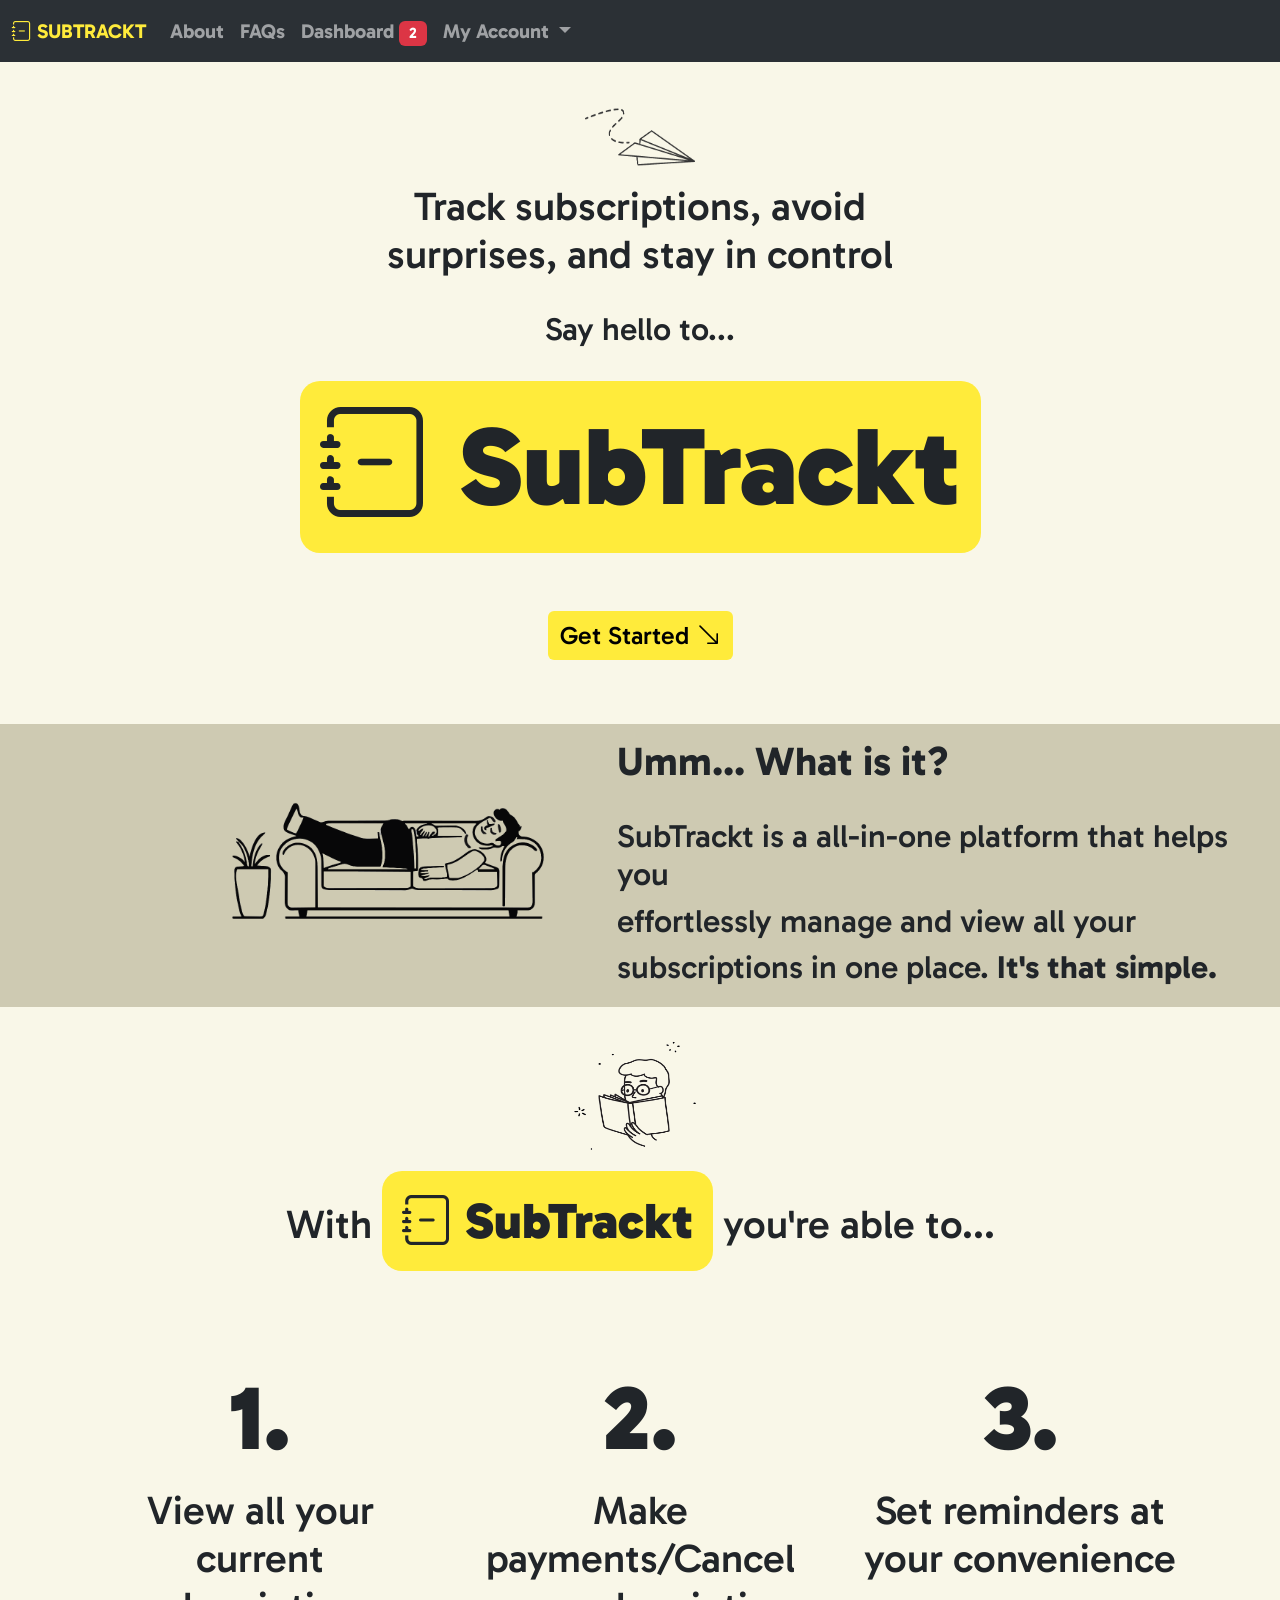
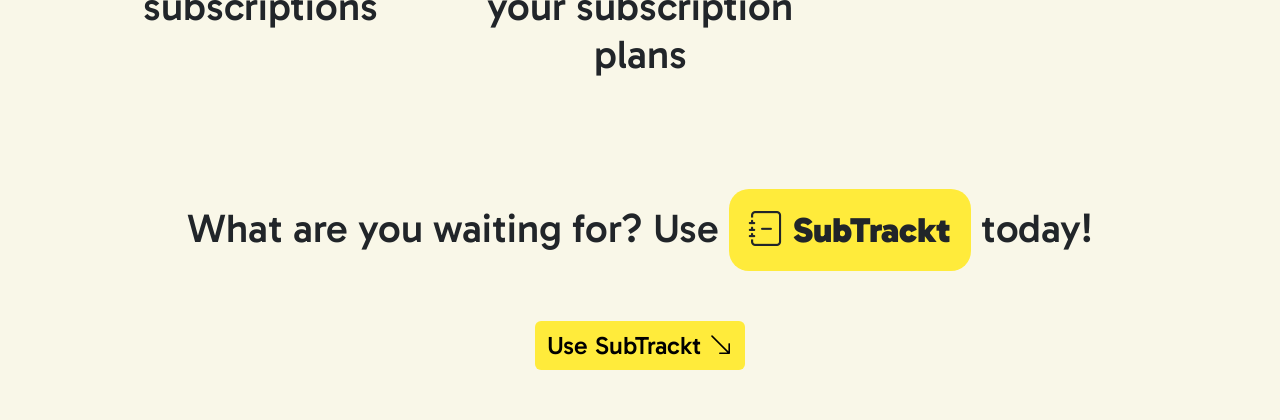
<file: index.html>
<!doctype html>
<html lang="en">
  <head>
    <meta charset="utf-8">
    <meta name="viewport" content="width=device-width, initial-scale=1">
    <title>SubTrackt</title>
    <link href="https://cdn.jsdelivr.net/npm/bootstrap@5.3.8/dist/css/bootstrap.min.css" rel="stylesheet" integrity="sha384-sRIl4kxILFvY47J16cr9ZwB07vP4J8+LH7qKQnuqkuIAvNWLzeN8tE5YBujZqJLB" crossorigin="anonymous">
    <link rel="stylesheet" href="style.css">
    <link rel="stylesheet" href="https://cdn.jsdelivr.net/npm/bootstrap-icons@1.13.1/font/bootstrap-icons.min.css">
    <style>
        @import url('https://fonts.googleapis.com/css2?family=Gabarito:wght@400..900&display=swap');
    </style>
    <!--Sign out alert when user signs out-->
    <script>
      const my_clicked_alert = () => {
        alert("You have been signed out!")
      }
    </script>
  </head>
  <body>
    <!--Navigation bar-->
    <nav class="navbar navbar-expand-lg bg-body-tertiary" data-bs-theme="dark">
  <div class="container-fluid">
    <a class="navbar-brand" href="index.html"><i class="bi bi-journal-minus"></i> SUBTRACKT</a>
    <button class="navbar-toggler" type="button" data-bs-toggle="collapse" data-bs-target="#navbarNavDropdown" aria-controls="navbarNavDropdown" aria-expanded="false" aria-label="Toggle navigation">
      <span class="navbar-toggler-icon"></span>
    </button>
    <div class="collapse navbar-collapse" id="navbarNavDropdown">
      <ul class="navbar-nav">
        <li class="nav-item">
          <a class="nav-link" aria-current="page" href="about.html">About</a>
        </li>
        <li class="nav-item">
          <a class="nav-link" aria-current="page" href="questions.html">FAQs</a>
        </li>
        <li class="nav-item">
          <a class="nav-link" href="dashboard.html">Dashboard <span class="badge text-bg-danger">2</span></a>
        </li>
        <li class="nav-item dropdown">
          <a class="nav-link dropdown-toggle" href="account.html" role="button" data-bs-toggle="dropdown" aria-expanded="false">
            My Account
          </a>
          <ul class="dropdown-menu">
            <li><a class="dropdown-item" href="account.html">My Information</a></li>
            <li><a class="dropdown-item" href="signout.html" onclick="my_clicked_alert()">Sign Out</a></li>
          </ul>
        </li>
      </ul>
    </div>
  </div>
</nav>
    <!--Airplane GIF at the top of homepage-->
    <img class="airplaneGIF" src="images/airplane.png">
    <!--Homepage text area-->
    <div class="topSection">
        <h1>Track subscriptions, avoid <br> surprises, and stay in control</h1>
        <br>
        <h2>Say hello to...</h2>
        <br>
        <!--Logo text-->
        <h1 class="logoText"><i class="bi bi-journal-minus"></i> SubTrackt </h1>
    </div>
    <!--Button that leads user to their dashboard-->
    <a href="dashboard.html">
      <button type="button" class="btn btn-warning">
        Get Started <i class="bi bi-arrow-down-right"></i>
      </button>
    </a>
    <!--Custom hero component-->
    <div class="hero">
      <img class="heroImg" src="images/couch.png">
        <div class="heroText">
          <h1><strong>Umm... What is it?</strong></h1>
          <br>
        <h2>SubTrackt is a all-in-one platform that helps you</h2>
        <h2>effortlessly manage and view all your</h2>
        <h2>subscriptions in one place. <strong>It's that simple.</strong></h2>
    </div>
  </div>
    <br>
    <!--Reading GIF under hero component-->
    <img class="readingGIF" src="images/reading.gif">
    <!--Bottom text of homepage-->
    <div class="bottomSection">
    <h1>
        With <span class="logoText" style="font-size: 50px;"><i class="bi bi-journal-minus"></i> SubTrackt</span> you're able to...
    </h1> 
    <br>
    <br>
    <br>
    <div class="container text-center">
      <div class="row align-items-start">
        <div class="col">
          1.
          <h1>View all your current subscriptions</h1>
        </div>
          <div class="col">
            2.
            <h1>Make payments/Cancel your subscription plans</h1>
      </div>
          <div class="col">
              3.
              <h1>Set reminders at your convenience</h1>
        </div>
    </div>
</div>
<div class="bottomText">
  <h1>What are you waiting for? Use <span class="logoText" style="font-size: 35px;"><i class="bi bi-journal-minus"></i> SubTrackt</span> today!</h1>
</div>
<!--Another button that leads user towards their dashboard-->
<a href="dashboard.html">
    <button type="button" class="btn btn-warning">
      Use SubTrackt <i class="bi bi-arrow-down-right"></i>
  </button>
</a>
    <script src="https://cdn.jsdelivr.net/npm/bootstrap@5.3.8/dist/js/bootstrap.bundle.min.js" integrity="sha384-FKyoEForCGlyvwx9Hj09JcYn3nv7wiPVlz7YYwJrWVcXK/BmnVDxM+D2scQbITxI" crossorigin="anonymous"></script>
  </body>
</html>
</file>
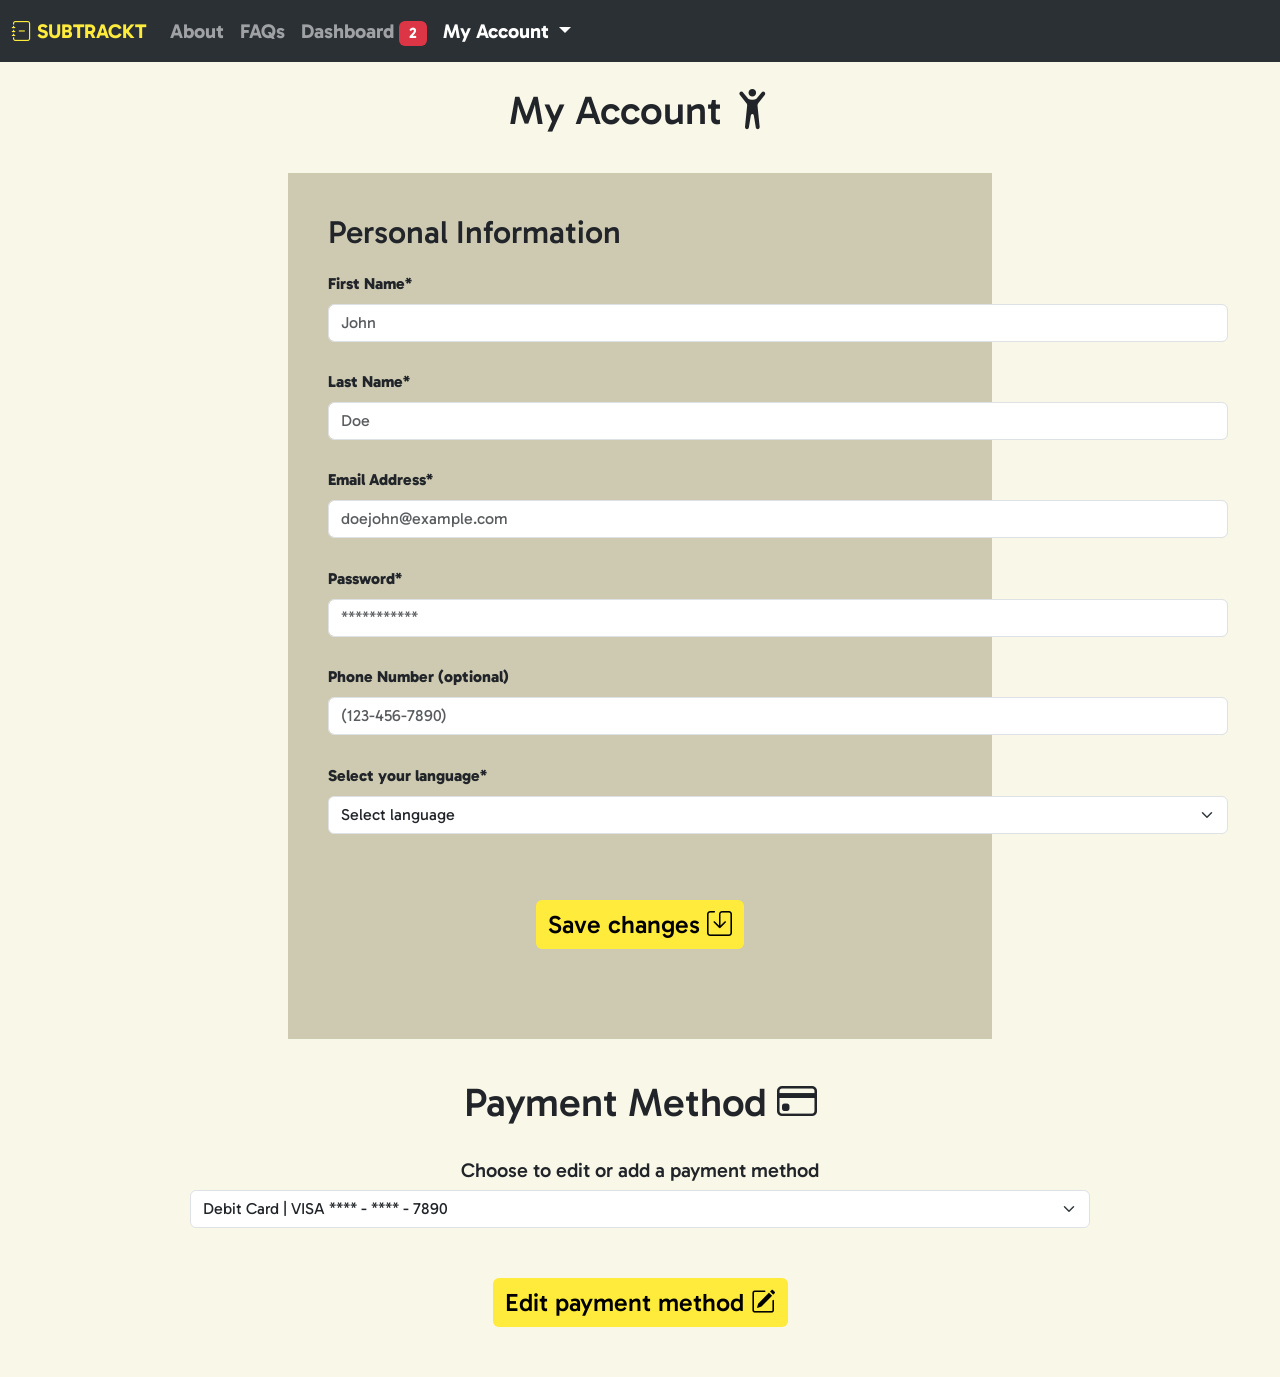
<file: account.html>
<!doctype html>
<html lang="en">
  <head>
    <meta charset="utf-8">
    <meta name="viewport" content="width=device-width, initial-scale=1">
    <title>SubTrackt</title>
    <link href="https://cdn.jsdelivr.net/npm/bootstrap@5.3.8/dist/css/bootstrap.min.css" rel="stylesheet" integrity="sha384-sRIl4kxILFvY47J16cr9ZwB07vP4J8+LH7qKQnuqkuIAvNWLzeN8tE5YBujZqJLB" crossorigin="anonymous">
    <link rel="stylesheet" href="style.css">
    <link rel="stylesheet" href="https://cdn.jsdelivr.net/npm/bootstrap-icons@1.13.1/font/bootstrap-icons.min.css">
    <style>
        @import url('https://fonts.googleapis.com/css2?family=Gabarito:wght@400..900&display=swap');
    </style>
    <!--Alerts the user whenever they interact with the sign out, saves changes, or edit payment method button-->
    <script>
      const my_clicked_alert = () => {
        alert("You have been signed out!")
      }
      const my_save_alert = () => {
        alert("Your changes have been saved!")
      }
      const my_payment_alert = () => {
        alert("This will allow the user to edit or add a new payment method!")
      }
    </script>
  </head>
  <body>
    <!--Navigation bar-->
    <nav class="navbar navbar-expand-lg bg-body-tertiary" data-bs-theme="dark">
  <div class="container-fluid">
    <a class="navbar-brand" href="index.html"><i class="bi bi-journal-minus"></i> SUBTRACKT</a>
    <button class="navbar-toggler" type="button" data-bs-toggle="collapse" data-bs-target="#navbarNavDropdown" aria-controls="navbarNavDropdown" aria-expanded="false" aria-label="Toggle navigation">
      <span class="navbar-toggler-icon"></span>
    </button>
    <div class="collapse navbar-collapse" id="navbarNavDropdown">
      <ul class="navbar-nav">
        <li class="nav-item">
          <a class="nav-link" aria-current="page" href="about.html">About</a>
        </li>
        <li class="nav-item">
          <a class="nav-link" aria-current="page" href="questions.html">FAQs</a>
        </li>
        <li class="nav-item">
          <a class="nav-link" href="dashboard.html">Dashboard <span class="badge text-bg-danger">2</span></a>
        </li>
        <li class="nav-item dropdown">
          <a class="nav-link active dropdown-toggle" href="account.html" role="button" data-bs-toggle="dropdown" aria-expanded="false">
            My Account
          </a>
          <ul class="dropdown-menu">
            <li><a class="dropdown-item" href="signout.html" onclick="my_clicked_alert()">Sign Out</a></li>
          </ul>
        </li>
      </ul>
    </div>
  </div>
</nav>
    <div class="topSection">
      <br>
      <!--Top header-->
      <h1>My Account <i class="bi bi-person-arms-up"></i></h1>
    </div>
    <div class="dashboardHero">
      <h2 class="dashboardText">
        Personal Information
      </h2>
      <div class="mb-3">
        <label for="exampleFormControlInput1" class="form-label">First Name*</label>
        <input type="email" class="form-control" id="exampleFormControlInput1" placeholder="John">
      </div>
      <div class="mb-3">
        <label for="exampleFormControlInput1" class="form-label">Last Name*</label>
        <input type="email" class="form-control" id="exampleFormControlInput1" placeholder="Doe">
      </div>
      <div class="mb-3">
        <label for="exampleFormControlInput1" class="form-label">Email Address*</label>
        <input type="email" class="form-control" id="exampleFormControlInput1" placeholder="doejohn@example.com">
      </div>
      <div class="mb-3">
        <label for="exampleFormControlInput1" class="form-label">Password*</label>
        <input type="email" class="form-control" id="exampleFormControlInput1" placeholder="***********">
      </div>
      <div class="mb-3">
        <label for="exampleFormControlInput1" class="form-label">Phone Number (optional)</label>
        <input type="email" class="form-control" id="exampleFormControlInput1" placeholder="(123-456-7890)">
      </div>
      <div class="mb-3">
        <label for="exampleFormControlInput1" class="form-label">Select your language*</label>
        <select class="form-select" aria-label="Default select example">
        <option selected>Select language</option>
        <option value="1">English</option>
        <option value="2">French</option>
        <option value="3">Spanish</option>
        <option value="4">German</option>
        <option value="5">Italian</option>
      </select>
      </div>
      <button type="button" class="btn btn-warning" onclick="my_save_alert()">
        Save changes <i class="bi bi-save"></i>
    </button>
    </div>
    <div class="topSection">
      <h1>Payment Method <i class="bi bi-credit-card"></i></h1>
      <br>
      <h5>Choose to edit or add a payment method</h5>
      <select class="form-select" aria-label="Default select example">
        <option selected>Debit Card | VISA **** - **** - 7890</option>
        <option value="1">Add new payment method</option>
    </select>
    <button type="button" class="btn btn-warning" onclick="my_payment_alert()">
        Edit payment method <i class="bi bi-pencil-square"></i>
    </button>
    </div>
    <script src="https://cdn.jsdelivr.net/npm/bootstrap@5.3.8/dist/js/bootstrap.bundle.min.js" integrity="sha384-FKyoEForCGlyvwx9Hj09JcYn3nv7wiPVlz7YYwJrWVcXK/BmnVDxM+D2scQbITxI" crossorigin="anonymous"></script>
  </body>
</html>
</file>
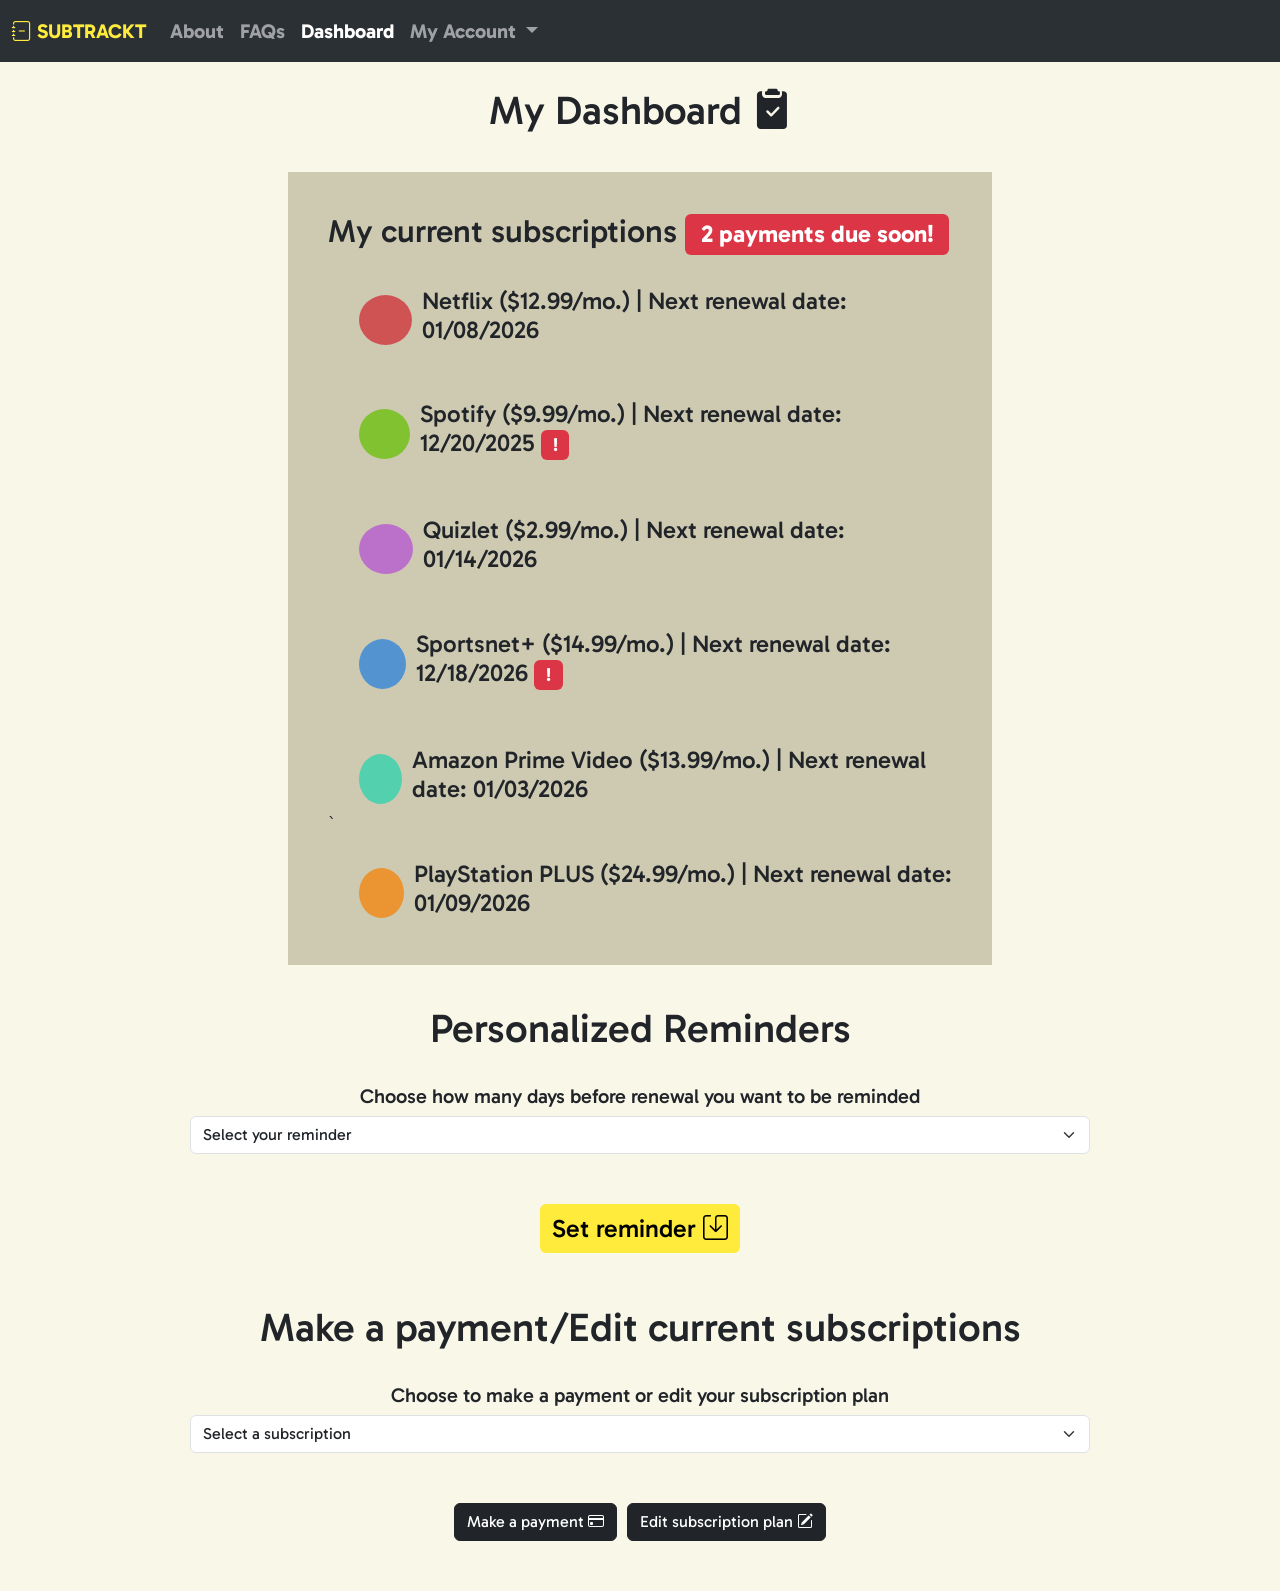
<file: dashboard.html>
<!doctype html>
<html lang="en">
  <head>
    <meta charset="utf-8">
    <meta name="viewport" content="width=device-width, initial-scale=1">
    <title>SubTrackt</title>
    <link href="https://cdn.jsdelivr.net/npm/bootstrap@5.3.8/dist/css/bootstrap.min.css" rel="stylesheet" integrity="sha384-sRIl4kxILFvY47J16cr9ZwB07vP4J8+LH7qKQnuqkuIAvNWLzeN8tE5YBujZqJLB" crossorigin="anonymous">
    <link rel="stylesheet" href="style.css">
    <link rel="stylesheet" href="https://cdn.jsdelivr.net/npm/bootstrap-icons@1.13.1/font/bootstrap-icons.min.css">
    <style>
        @import url('https://fonts.googleapis.com/css2?family=Gabarito:wght@400..900&display=swap');
    </style>
    <!--Alerts the user whenever they interact with the sign out, save reminder, payments, and edit button-->
    <script>
      const my_clicked_alert = () => {
        alert("You have been signed out!")
      }
      const my_save_alert = () => {
        alert("Your reminder has been set!")
      }
      const my_payment_alert = () => {
        alert("This will allow the user to use their payment method!")
      }
      const my_edit_alert = () => {
        alert("This brings the user to the original website to edit or cancel the subscription plan")
      }
    </script>
  </head>
  <body>
    <!--Navigation bar-->
    <nav class="navbar navbar-expand-lg bg-body-tertiary" data-bs-theme="dark">
  <div class="container-fluid">
    <a class="navbar-brand" href="index.html"><i class="bi bi-journal-minus"></i> SUBTRACKT</a>
    <button class="navbar-toggler" type="button" data-bs-toggle="collapse" data-bs-target="#navbarNavDropdown" aria-controls="navbarNavDropdown" aria-expanded="false" aria-label="Toggle navigation">
      <span class="navbar-toggler-icon"></span>
    </button>
    <div class="collapse navbar-collapse" id="navbarNavDropdown">
      <ul class="navbar-nav">
        <li class="nav-item">
          <a class="nav-link" aria-current="page" href="about.html">About</a>
        </li>
        <li class="nav-item">
          <a class="nav-link" aria-current="page" href="questions.html">FAQs</a>
        </li>
        <li class="nav-item">
          <a class="nav-link active" href="dashboard.html">Dashboard</a>
        </li>
        <li class="nav-item dropdown">
          <a class="nav-link dropdown-toggle" href="#" role="button" data-bs-toggle="dropdown" aria-expanded="false">
            My Account
          </a>
          <ul class="dropdown-menu">
            <li><a class="dropdown-item" href="account.html">Edit Information</a></li>
            <li><a class="dropdown-item" href="signout.html" onclick="my_clicked_alert()">Sign Out</a></li>
          </ul>
        </li>
      </ul>
    </div>
  </div>
</nav> 
    <div class="topSection">
      <br>
      <h1>My Dashboard <i class="bi bi-clipboard2-check-fill"></i></h1>
    </div>
    
    <!--The code below was modified by ChatGPT to help organize content into columns. Thank you ChatGPT!
        Author: ChatGPT
        URL: https://chatgpt.com/-->
    <div class="dashboardHero">
      <div class="dashboardText">
        <h2>My current subscriptions <span class="badge text-bg-danger">2 payments due soon!</span></h2>
      </div>
      <br>
    <!--The code below was inspired by the Lab 4 - Style Guide Lab-->
    <div class="dashboardText">
        <div class="colour one"></div>
        <h4>Netflix ($12.99/mo.) | Next renewal date: 01/08/2026</h4>
    </div>
    <br>
    <br>
    <div class="dashboardText">
        <div class="colour two"></div>
        <h4>Spotify ($9.99/mo.) | Next renewal date: 12/20/2025 <span class="badge text-bg-danger">!</span></h4>
    </div>
    <br>
    <br>
    <div class="dashboardText">
        <div class="colour three"></div>
        <h4>Quizlet ($2.99/mo.) | Next renewal date: 01/14/2026</h4>
    </div>
    <br>
    <br>
    <div class="dashboardText">
        <div class="colour four"></div>
        <h4>Sportsnet+ ($14.99/mo.) | Next renewal date: 12/18/2026 <span class="badge text-bg-danger">!</span></h4>
    </div>
    <br>
    <br>
    <div class="dashboardText">
        <div class="colour five"></div>
        <h4>Amazon Prime Video ($13.99/mo.) | Next renewal date: 01/03/2026</h4>
    </div>
`   <br>
    <br>
    <div class="dashboardText">
        <div class="colour six"></div>
        <h4>PlayStation PLUS ($24.99/mo.) | Next renewal date: 01/09/2026</h4 >
    </div>
  </div>

  <div class="topSection">
      <h1>Personalized Reminders</h1>
      <br>
      <h5>Choose how many days before renewal you want to be reminded</h5>
      <select class="form-select" aria-label="Default select example">
        <option selected>Select your reminder</option>
        <option value="1">1 day</option>
        <option value="2">2 days</option>
        <option value="3">3 days</option>
        <option value="4">4 days</option>
        <option value="5">5 days</option>
        <option value="6">6 days</option>
        <option value="7">1 week</option>
        <option value="8">1 month</option>
    </select>
    <button type="button" class="btn btn-warning" onclick="my_save_alert()">
        Set reminder <i class="bi bi-save"></i>
    </button>
      <h1>Make a payment/Edit current subscriptions</h1>
      <br>
      <h5>Choose to make a payment or edit your subscription plan</h5>
      <select class="form-select" aria-label="Default select example">
        <option selected>Select a subscription</option>
        <option value="1">Netflix</option>
        <option value="2">Spotify</option>
        <option value="3">Quizlet</option>
        <option value="4">Sportsnet+</option>
        <option value="5">Amazon Prime Video</option>
        <option value="6">PlayStation PLUS</option>
      </select>
    </div>
  </div>
  <div class="buttons">
  <button type="button" class="btn btn-dark" onclick="my_payment_alert()">Make a payment <i class="bi bi-credit-card"></i></button>
  <button type="button" class="btn btn-dark" onclick="my_edit_alert()">Edit subscription plan <i class="bi bi-pencil-square"></i></button>
</div>
    <!--The code below was inspired by the Lab 4 - Style Guide Lab-->
    <style>
    .one {
      margin-left: 5%;
      border-radius: 50%;
      width: 55px;
      height: 50px;
      background-color: #D05353;
    }

    .two {
      margin-left: 5%;
      border-radius: 50%;
      width: 55px;
      height: 50px;
      background-color: #81C231;
    }

    .three {
      margin-left: 5%;
      border-radius: 50%;
      width: 55px;
      height: 50px;
      background-color: #BB70CA;
    }

    .four {
      margin-left: 5%;
      border-radius: 50%;
      width: 55px;
      height: 50px;
      background-color: #5394D0;
    }

    .five {
      margin-left: 5%;
      border-radius: 50%;
      width: 55px;
      height: 50px;
      background-color: #53D0AD;
    }

    .six {
      margin-left: 5%;
      border-radius: 50%;
      width: 55px;
      height: 50px;
      background-color: #EA9432;
    }
    </style>
    <script src="https://cdn.jsdelivr.net/npm/bootstrap@5.3.8/dist/js/bootstrap.bundle.min.js" integrity="sha384-FKyoEForCGlyvwx9Hj09JcYn3nv7wiPVlz7YYwJrWVcXK/BmnVDxM+D2scQbITxI" crossorigin="anonymous"></script>
  </body>
</html>
</file>
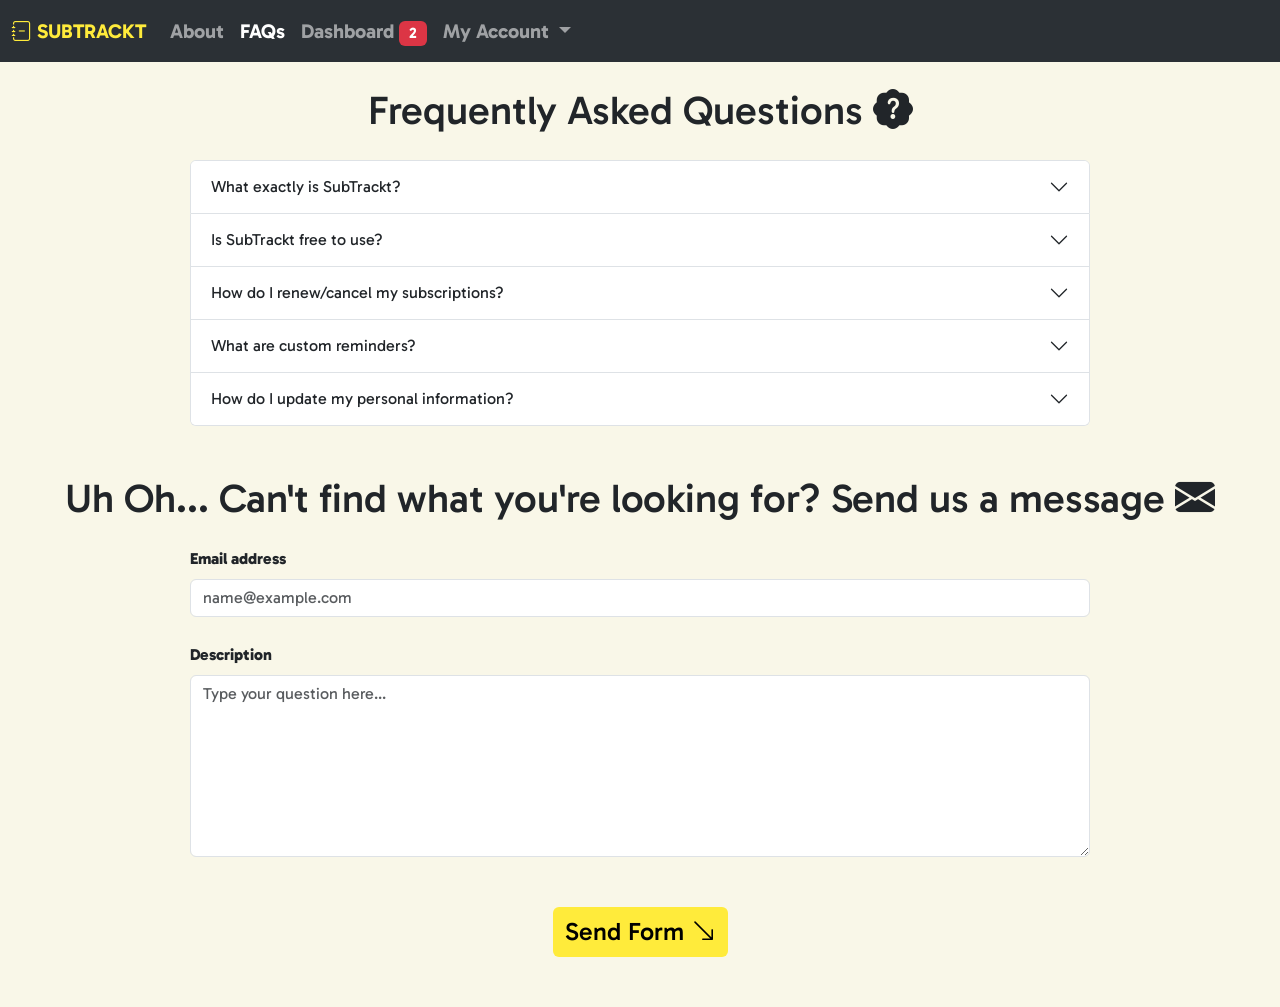
<file: questions.html>
<!doctype html>
<html lang="en">
  <head>
    <meta charset="utf-8">
    <meta name="viewport" content="width=device-width, initial-scale=1">
    <title>SubTrackt</title>
    <link href="https://cdn.jsdelivr.net/npm/bootstrap@5.3.8/dist/css/bootstrap.min.css" rel="stylesheet" integrity="sha384-sRIl4kxILFvY47J16cr9ZwB07vP4J8+LH7qKQnuqkuIAvNWLzeN8tE5YBujZqJLB" crossorigin="anonymous">
    <link rel="stylesheet" href="style.css">
    <link rel="stylesheet" href="https://cdn.jsdelivr.net/npm/bootstrap-icons@1.13.1/font/bootstrap-icons.min.css">
    <style>
        @import url('https://fonts.googleapis.com/css2?family=Gabarito:wght@400..900&display=swap');
    </style>
    <!--Alerts the user whenever they interact with the sign out or send form button-->
    <script>
      const my_clicked_alert = () => {
        alert("You have been signed out!")
      }
      const send_form_alert = () => {
        alert("Your form has been sent! We'll get back to you as soon as possible!")
      }
    </script>
  </head>
  <body>
    <!--Navigation bar-->
    <nav class="navbar navbar-expand-lg bg-body-tertiary" data-bs-theme="dark">
  <div class="container-fluid">
    <a class="navbar-brand" href="index.html"><i class="bi bi-journal-minus"></i> SUBTRACKT</a>
    <button class="navbar-toggler" type="button" data-bs-toggle="collapse" data-bs-target="#navbarNavDropdown" aria-controls="navbarNavDropdown" aria-expanded="false" aria-label="Toggle navigation">
      <span class="navbar-toggler-icon"></span>
    </button>
    <div class="collapse navbar-collapse" id="navbarNavDropdown">
      <ul class="navbar-nav">
        <li class="nav-item">
          <a class="nav-link" aria-current="page" href="about.html">About</a>
        </li>
        <li class="nav-item">
          <a class="nav-link active" aria-current="page" href="questions.html">FAQs</a>
        </li>
        <li class="nav-item">
          <a class="nav-link" href="dashboard.html">Dashboard <span class="badge text-bg-danger">2</span></a>
        </li>
        <li class="nav-item dropdown">
          <a class="nav-link dropdown-toggle" href="#" role="button" data-bs-toggle="dropdown" aria-expanded="false">
            My Account
          </a>
          <ul class="dropdown-menu">
            <li><a class="dropdown-item" href="account.html">Edit Information</a></li>
            <li><a class="dropdown-item" href="signout.html" onclick="my_clicked_alert()">Sign Out</a></li>
          </ul>
        </li>
      </ul>
    </div>
  </div>
</nav>
<div class="topSection">
    <br>
    <h1>Frequently Asked Questions <i class="bi bi-patch-question-fill"></i></h1>
</div>
<div class="accordion" id="accordionExample">
  <div class="accordion-item">
    <h2 class="accordion-header">
      <button class="accordion-button collapsed" type="button" data-bs-toggle="collapse" data-bs-target="#collapseOne" aria-expanded="false" aria-controls="collapseOne">
        What exactly is SubTrackt?
      </button>
    </h2>
    <div id="collapseOne" class="accordion-collapse collapse" data-bs-parent="#accordionExample">
      <div class="accordion-body">
        An online tool that helps you organize and view all your subscriptions in one place. You can manage your current subscriptions, and even set custom reminders to help you stay up to date!
      </div>
    </div>
  </div>
  <div class="accordion-item">
    <h2 class="accordion-header">
      <button class="accordion-button collapsed" type="button" data-bs-toggle="collapse" data-bs-target="#collapseTwo" aria-expanded="false" aria-controls="collapseTwo">
        Is SubTrackt free to use?
      </button>
    </h2>
    <div id="collapseTwo" class="accordion-collapse collapse" data-bs-parent="#accordionExample">
      <div class="accordion-body">
        <strong>Yes!</strong> SubTrackt is completely free to use.
      </div>
    </div>
  </div>
  <div class="accordion-item">
    <h2 class="accordion-header">
      <button class="accordion-button collapsed" type="button" data-bs-toggle="collapse" data-bs-target="#collapseThree" aria-expanded="false" aria-controls="collapseThree">
        How do I renew/cancel my subscriptions?
      </button>
    </h2>
    <div id="collapseThree" class="accordion-collapse collapse" data-bs-parent="#accordionExample">
      <div class="accordion-body">
        Click the <strong>"Dashboard"</strong> menu on the navigation bar! You can renew/cancel your subscriptions from there.
      </div>
    </div>
  </div>
  <div class="accordion-item">
    <h2 class="accordion-header">
      <button class="accordion-button collapsed" type="button" data-bs-toggle="collapse" data-bs-target="#collapseFour" aria-expanded="false" aria-controls="collapseFour">
        What are custom reminders?
      </button>
    </h2>
    <div id="collapseFour" class="accordion-collapse collapse" data-bs-parent="#accordionExample">
      <div class="accordion-body">
        You can customize your reminders under the <strong>"Set Reminders"</strong> tab in your dashboard. Whether you want SubTrackt to notify you a day before, a week before, or anytime in between. Our reminders help you stay on top of all your subscriptions.
      </div>
    </div>
  </div>
  <div class="accordion-item">
    <h2 class="accordion-header">
      <button class="accordion-button collapsed" type="button" data-bs-toggle="collapse" data-bs-target="#collapseFive" aria-expanded="false" aria-controls="collapseFive">
        How do I update my personal information?
      </button>
    </h2>
    <div id="collapseFive" class="accordion-collapse collapse" data-bs-parent="#accordionExample">
      <div class="accordion-body">
        Under the <strong>"My Account"</strong> dropdown menu on the navigation bar at the top, there is a <strong>"Edit Information"</strong> tab where you can edit all your personal information and preferences.
      </div>
    </div>
  </div>
</div>
<br>
<br>
<div class="topSection">
    <h1>Uh Oh... Can't find what you're looking for? Send us a message <i class="bi bi-envelope-fill"></i></i></h1>
</div>
<div class="mb-3">
  <label for="exampleFormControlInput1" class="form-label">Email address</label>
  <input type="email" class="form-control" id="exampleFormControlInput1" placeholder="name@example.com">
</div>
<div class="mb-3">
  <label for="exampleFormControlTextarea1" class="form-label">Description</label>
  <textarea class="form-control" id="exampleFormControlTextarea1" rows="7" placeholder="Type your question here..."></textarea>
</div>
<button type="button" class="btn btn-warning" onclick="send_form_alert()">
        Send Form <i class="bi bi-arrow-down-right"></i>
      </button>
    <script src="https://cdn.jsdelivr.net/npm/bootstrap@5.3.8/dist/js/bootstrap.bundle.min.js" integrity="sha384-FKyoEForCGlyvwx9Hj09JcYn3nv7wiPVlz7YYwJrWVcXK/BmnVDxM+D2scQbITxI" crossorigin="anonymous"></script>
  </body>
</html>
</file>
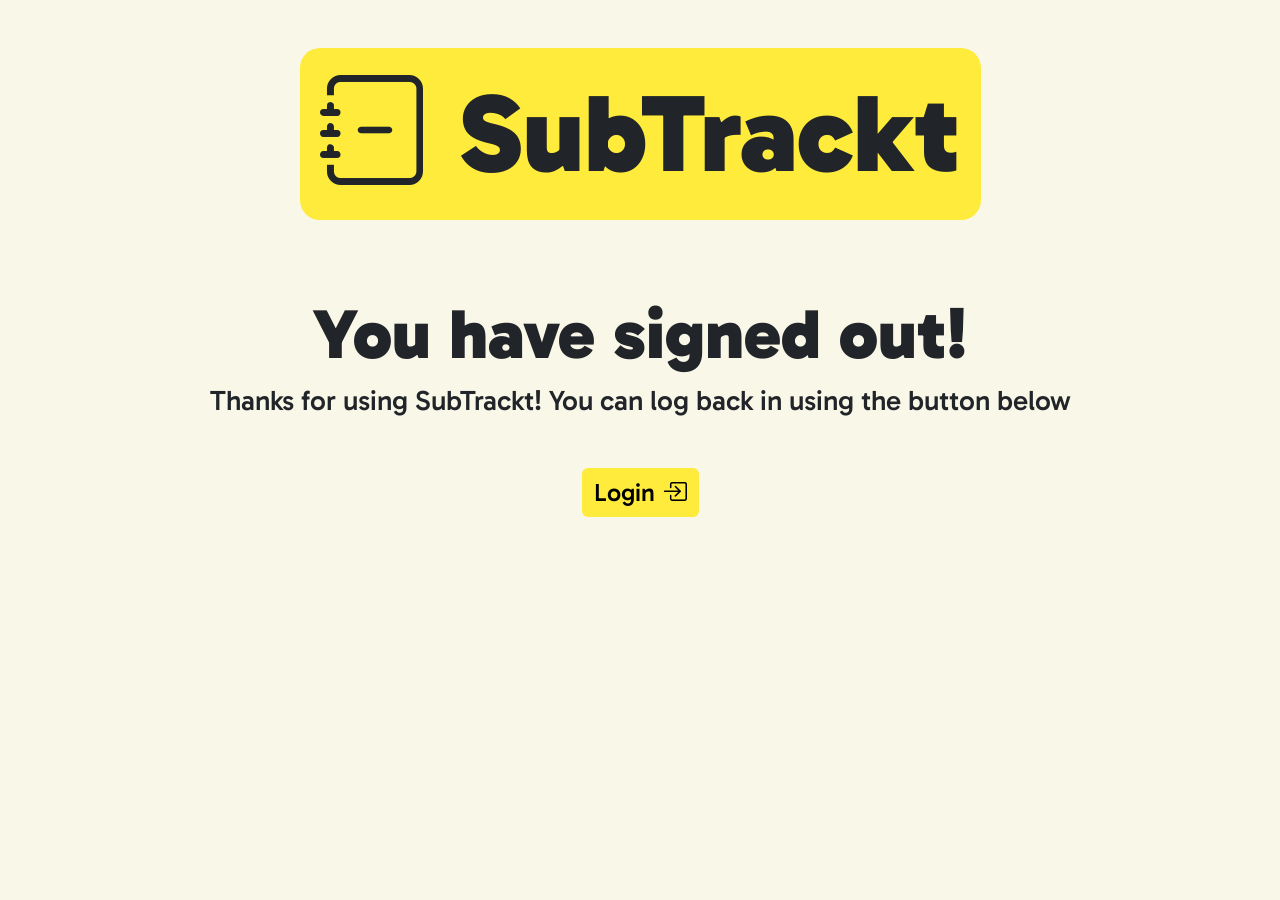
<file: signout.html>
<!doctype html>
<html lang="en">
  <head>
    <meta charset="utf-8">
    <meta name="viewport" content="width=device-width, initial-scale=1">
    <title>SubTrackt</title>
    <link href="https://cdn.jsdelivr.net/npm/bootstrap@5.3.8/dist/css/bootstrap.min.css" rel="stylesheet" integrity="sha384-sRIl4kxILFvY47J16cr9ZwB07vP4J8+LH7qKQnuqkuIAvNWLzeN8tE5YBujZqJLB" crossorigin="anonymous">
    <link rel="stylesheet" href="style.css">
    <link rel="stylesheet" href="https://cdn.jsdelivr.net/npm/bootstrap-icons@1.13.1/font/bootstrap-icons.min.css">
    <style>
        @import url('https://fonts.googleapis.com/css2?family=Gabarito:wght@400..900&display=swap');
    </style>
  </head>
  <body>
    <br>
    <br>
    <div class="topSection">
        <h1 class="logoText"><i class="bi bi-journal-minus"></i> SubTrackt </h1>
    </div>
    <div class="signOut">
        <h1>You have signed out!</h1>
        <h3>Thanks for using SubTrackt! You can log back in using the button below</h3>
    </div>
    <a href="index.html">
      <button type="button" class="btn btn-warning">
        Login <i class="bi bi-box-arrow-in-right"></i>
      </button>
    </a>
    <script src="https://cdn.jsdelivr.net/npm/bootstrap@5.3.8/dist/js/bootstrap.bundle.min.js" integrity="sha384-FKyoEForCGlyvwx9Hj09JcYn3nv7wiPVlz7YYwJrWVcXK/BmnVDxM+D2scQbITxI" crossorigin="anonymous"></script>
  </body>
</html>
</file>
<file: style.css>
body {
    background-color: #F9F7E8;
}

.airplaneGIF {
    display: flex;
    width: 110px;
    height: 90px;
    margin-top: 30px;
    margin-left: auto;
    margin-right: auto;
}

.readingGIF {
    display: flex;
    width: 210px;
    height: 140px;
    margin-left: auto;
    margin-right: auto;
}

.topSection {
    text-align: center;
    font-family: 'Gabarito', sans-serif;
}

.aboutText {
    text-align: left;
    margin: 0 auto;
    font-family: 'Gabarito', sans-serif;
    max-width: 800px;
}

.bottomSection {
    text-align: center;
    font-family: 'Gabarito', sans-serif;
    font-weight: 900;
}

.bottomText {
    margin-top: 8%;
}

.col {
    font-size: 90px;
}

.logoText {
    background-color:#FFEB3B;
    font-weight: 900;       
    font-size: 110px;        
    display: inline-block;  
    padding: 20px;     
    border-radius: 20px;  
}

.signOut {
    margin-top: 5%;
    text-align: center;
}

.signOut h1 {
    font-weight: 900;       
    font-size: 70px;        
    font-family: 'Gabarito', sans-serif;
}

.signOut h3 {
    font-weight: 500;               
    font-family: 'Gabarito', sans-serif;
}

.navbar-brand, .nav-item{
    color:#FFEB3B;
    font-family: 'Gabarito', sans-serif;
    font-weight: 700;
    font-size:20px;        
}

.btn-warning {
    display: block;
    margin: 50px auto;
    background-color:#FFEB3B; 
    border: none;
    font-size: 25px;
    font-weight: 500;
    font-family: 'Gabarito', sans-serif;
}

.buttons{   
  display: flex;
  justify-content: center;
  gap: 10px;               
  margin: 50px auto;
  font-family: 'Gabarito', sans-serif;
}

.hero {
    display: flex;               
    align-items: center;          
    gap: 40px;                    
    width: 100%;
    background-color: #85805860;
    font-family: 'Gabarito', sans-serif;
    padding: 1%;
    margin-top: 5%;
}

/*The code below was modified by ChatGPT to help organize content into columns. Thank you ChatGPT!
Author: ChatGPT
URL: https://chatgpt.com/ */
.dashboardHero {
    padding: 40px;
    display: flex; 
    flex-direction: column;                                     
    width: 55%;
    background-color: #85805860;
    margin: 3% auto;
}

.dashboardText {
    display: flex;
    align-items: center;
    gap: 10px;
    font-family: 'Gabarito', sans-serif;
    text-align: left;
}

.heroImg {
    width: 30%;                               
    margin-left: 15%;
}

.heroText {
    text-align: left;             
}

/*The code below was retrieved from Stack Overflow to remove underlines from <a> tags. Thank you mit! 
Author: mit
Date: May 7th, 2010
URL: https://stackoverflow.com/questions/2789703/remove-blue-underline-from-link */
a {
    text-decoration: none; 
}

.accordion {
    display: block;
    margin-left: auto;
    margin-right: auto;
    margin-top: 2%;
    width: 900px;
    font-family: 'Gabarito', sans-serif;
}

.mb-3 {
    display: block;
    margin-left: auto;
    margin-right: auto;
    margin-top: 2%;
    width: 900px;
    font-weight: 800;
    font-family: 'Gabarito', sans-serif;
}

.form-select {
    margin-left: auto;
    margin-right: auto;
    width: 900px;
}
</file>
